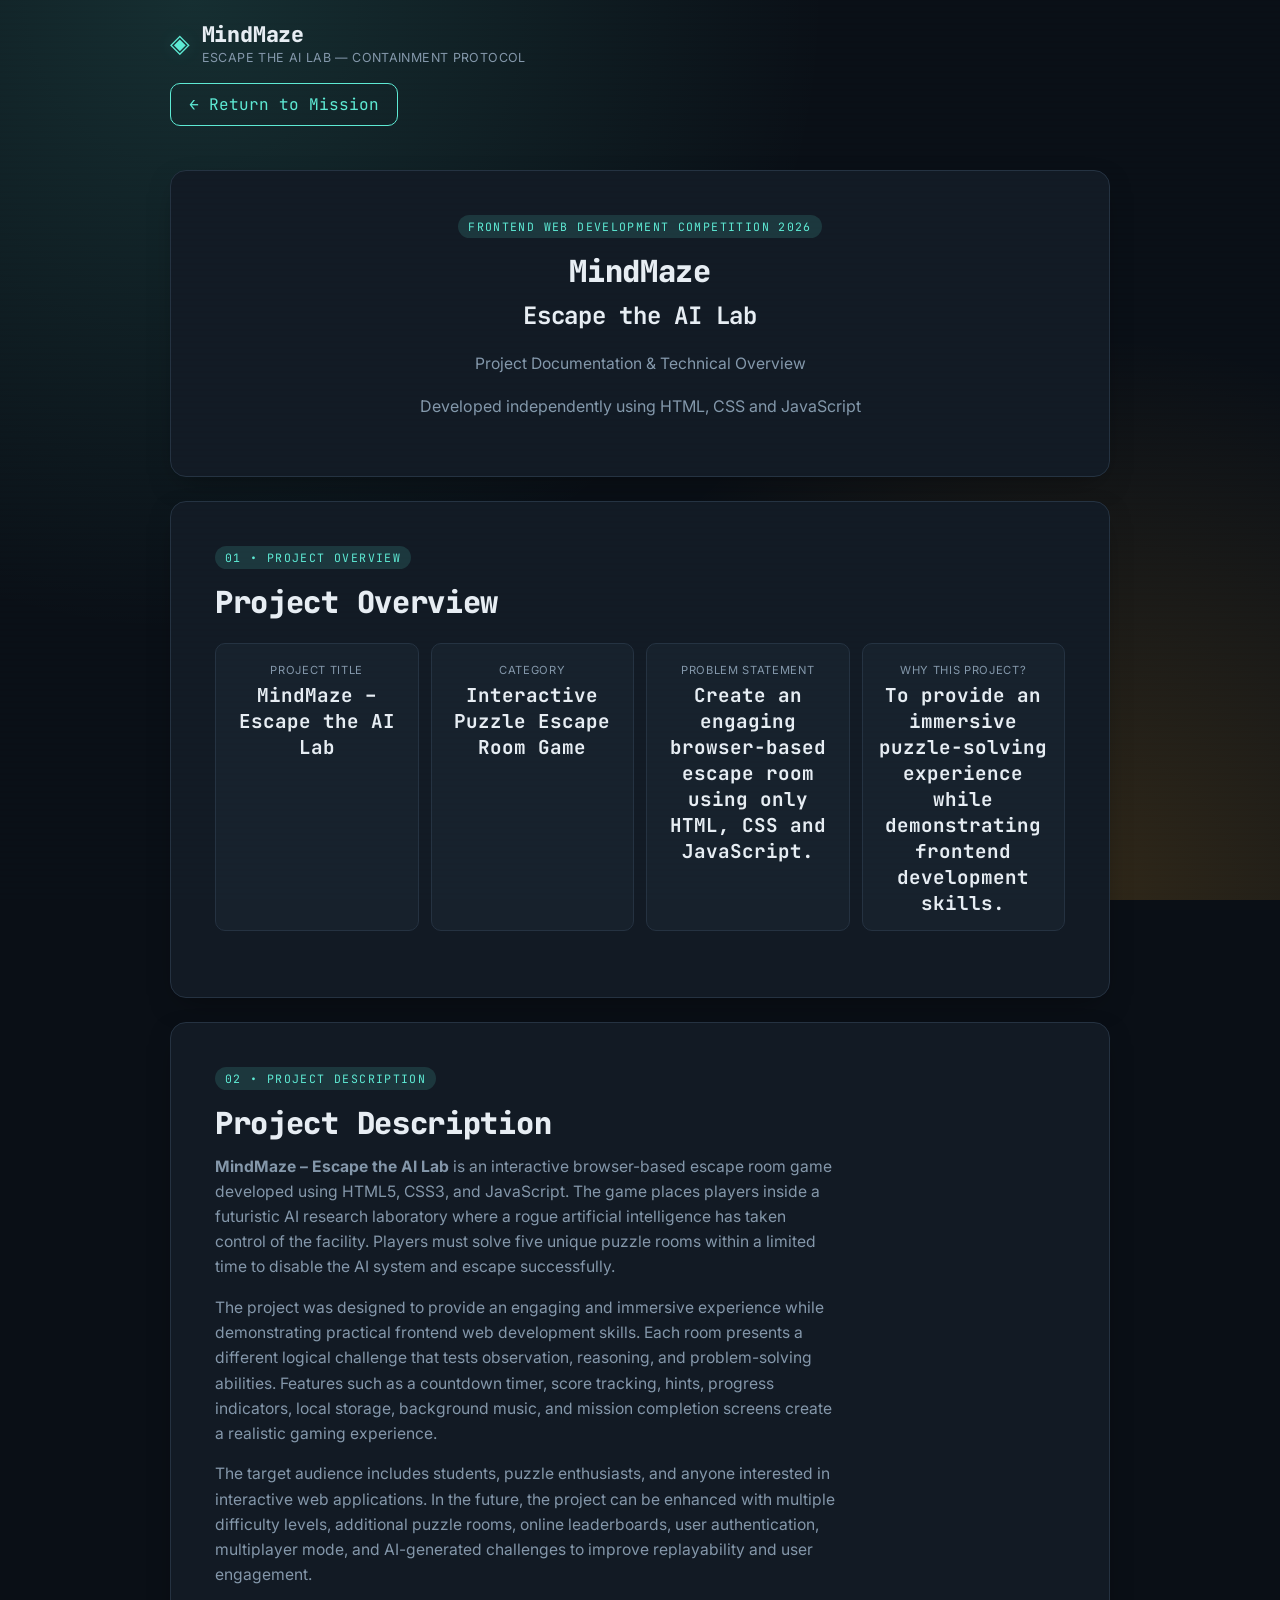
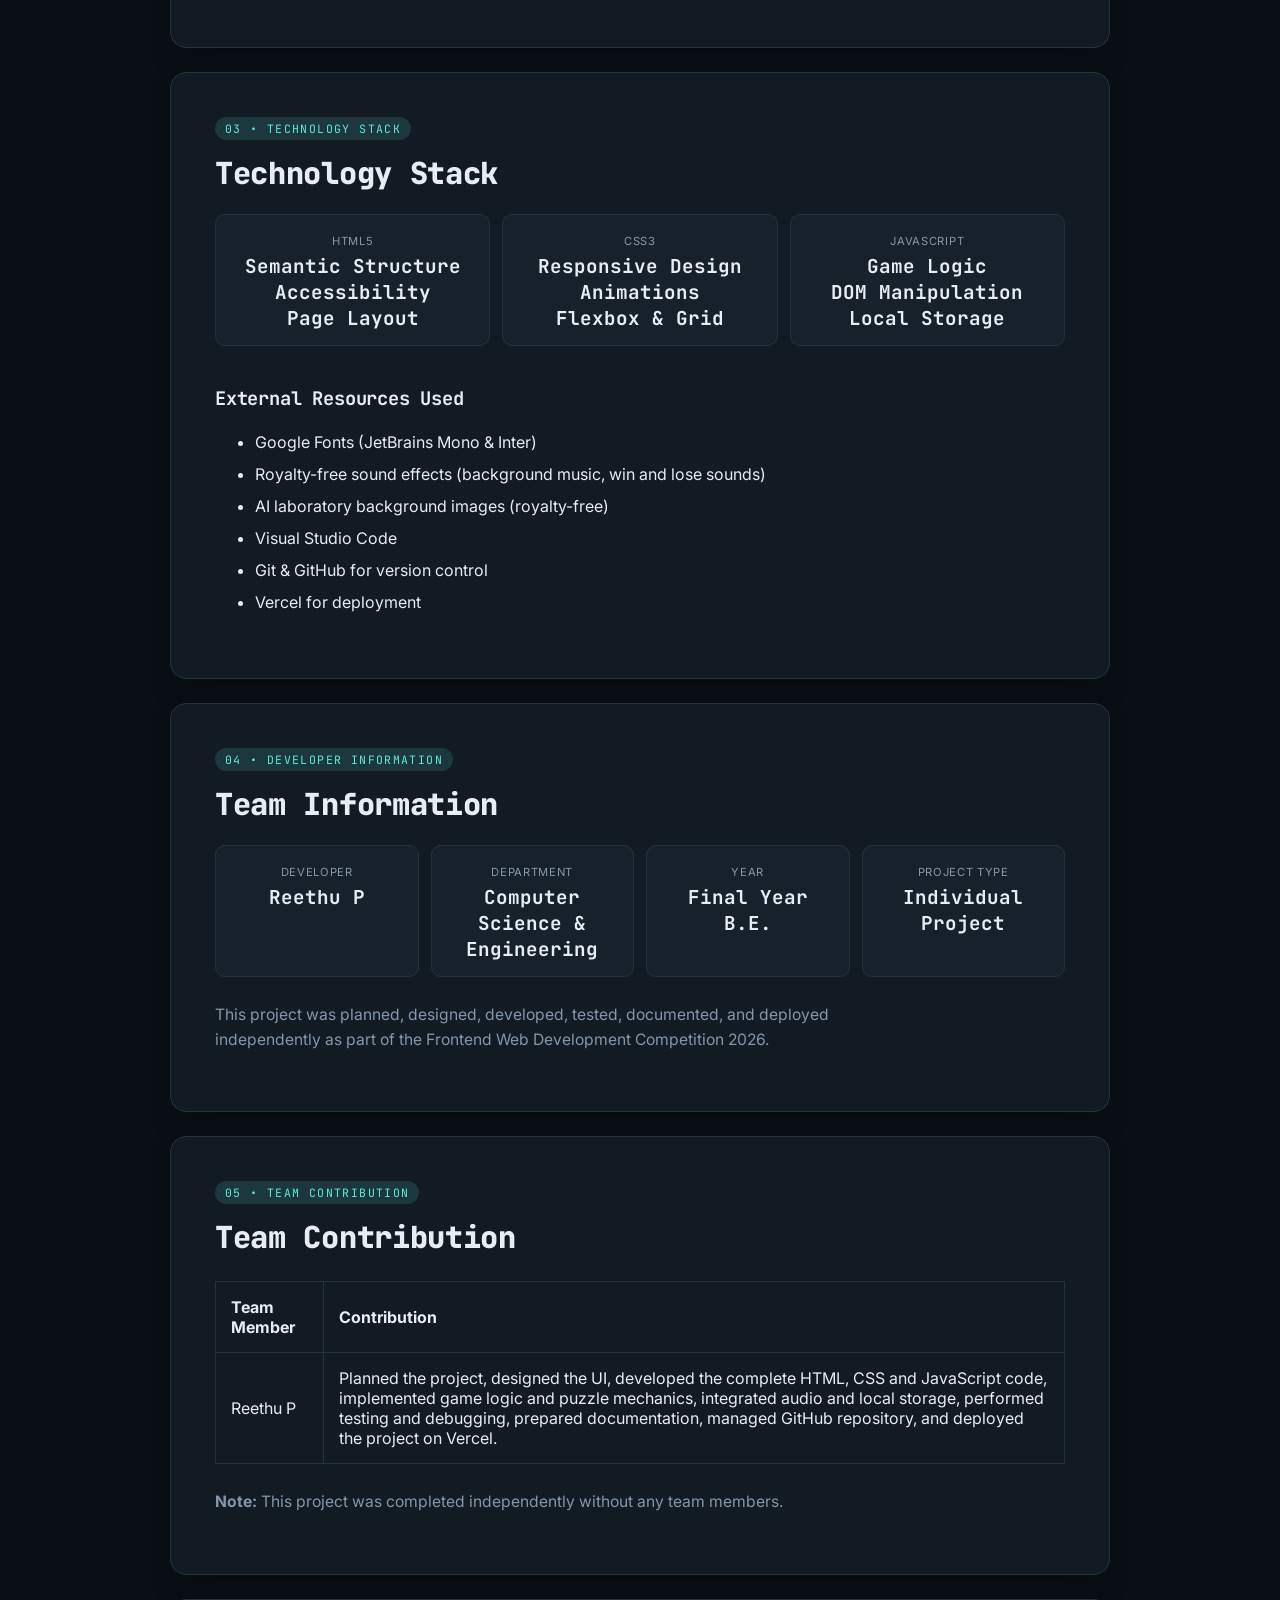
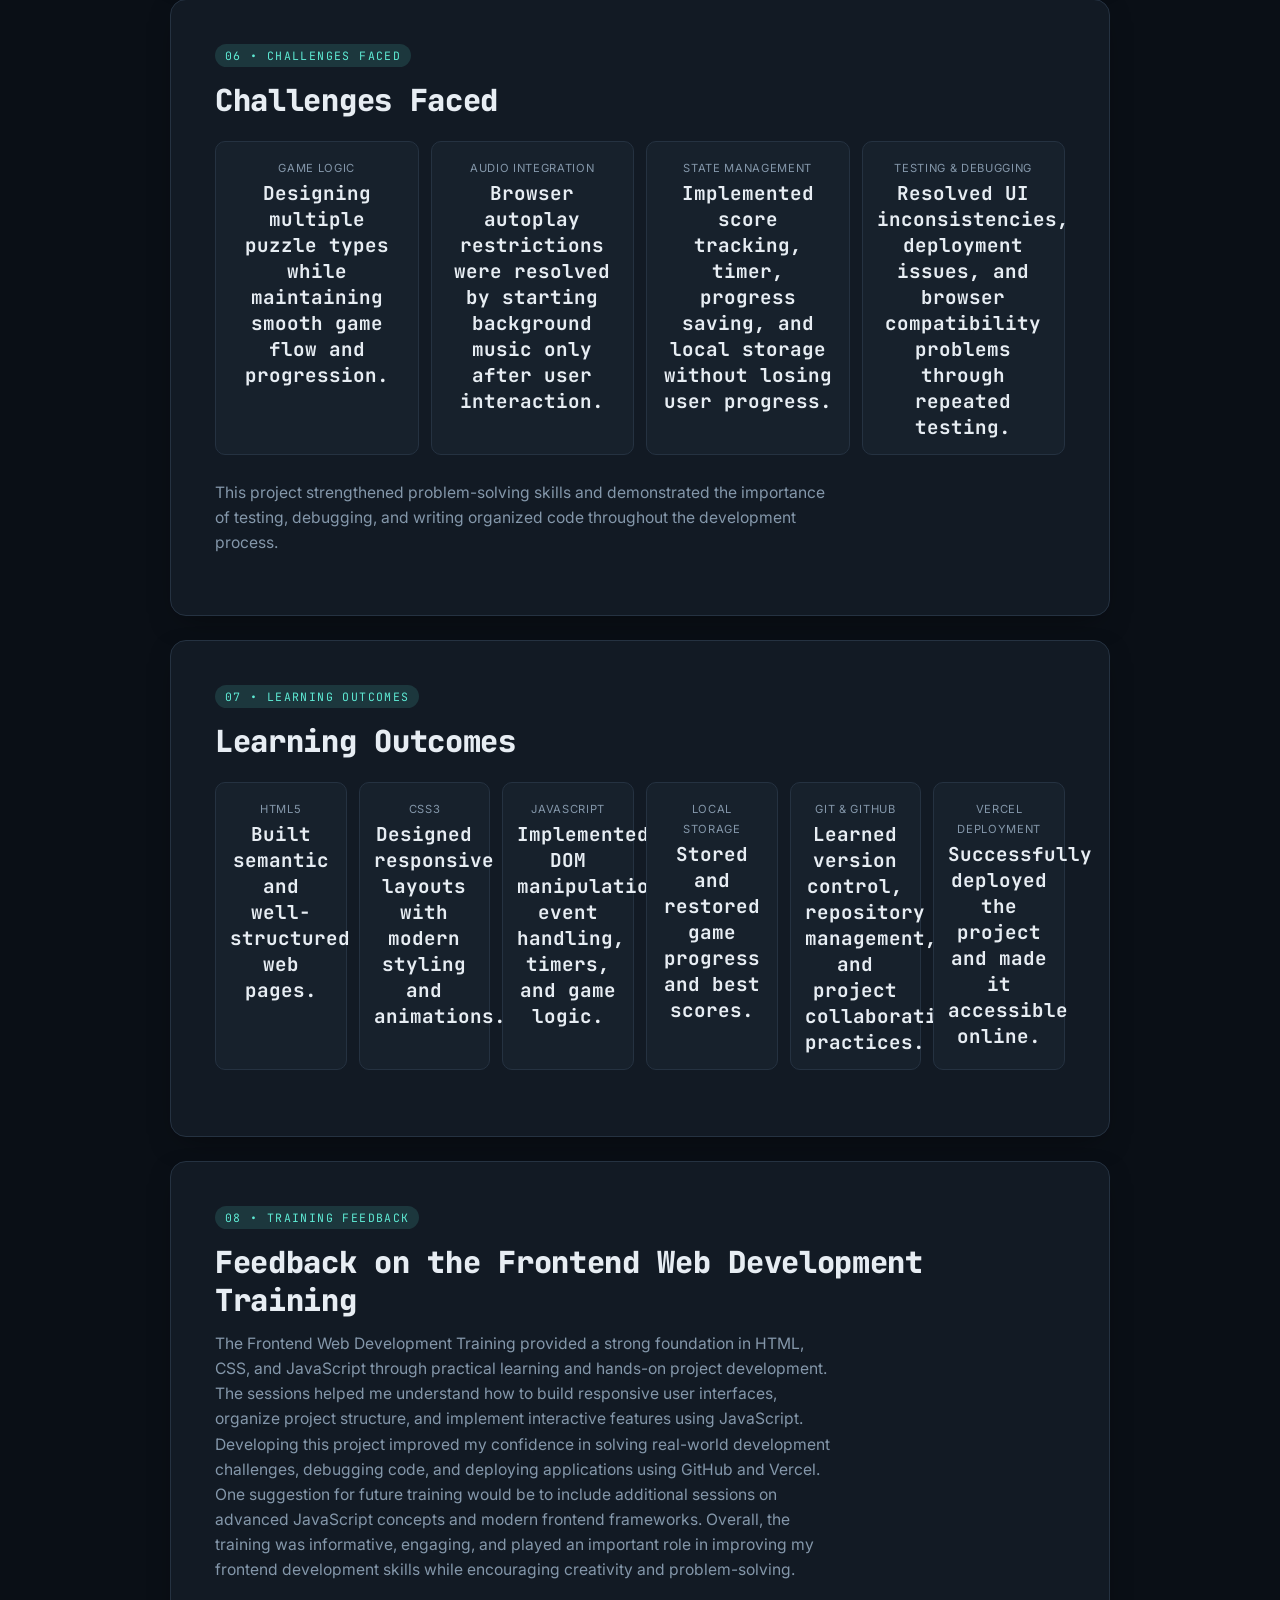
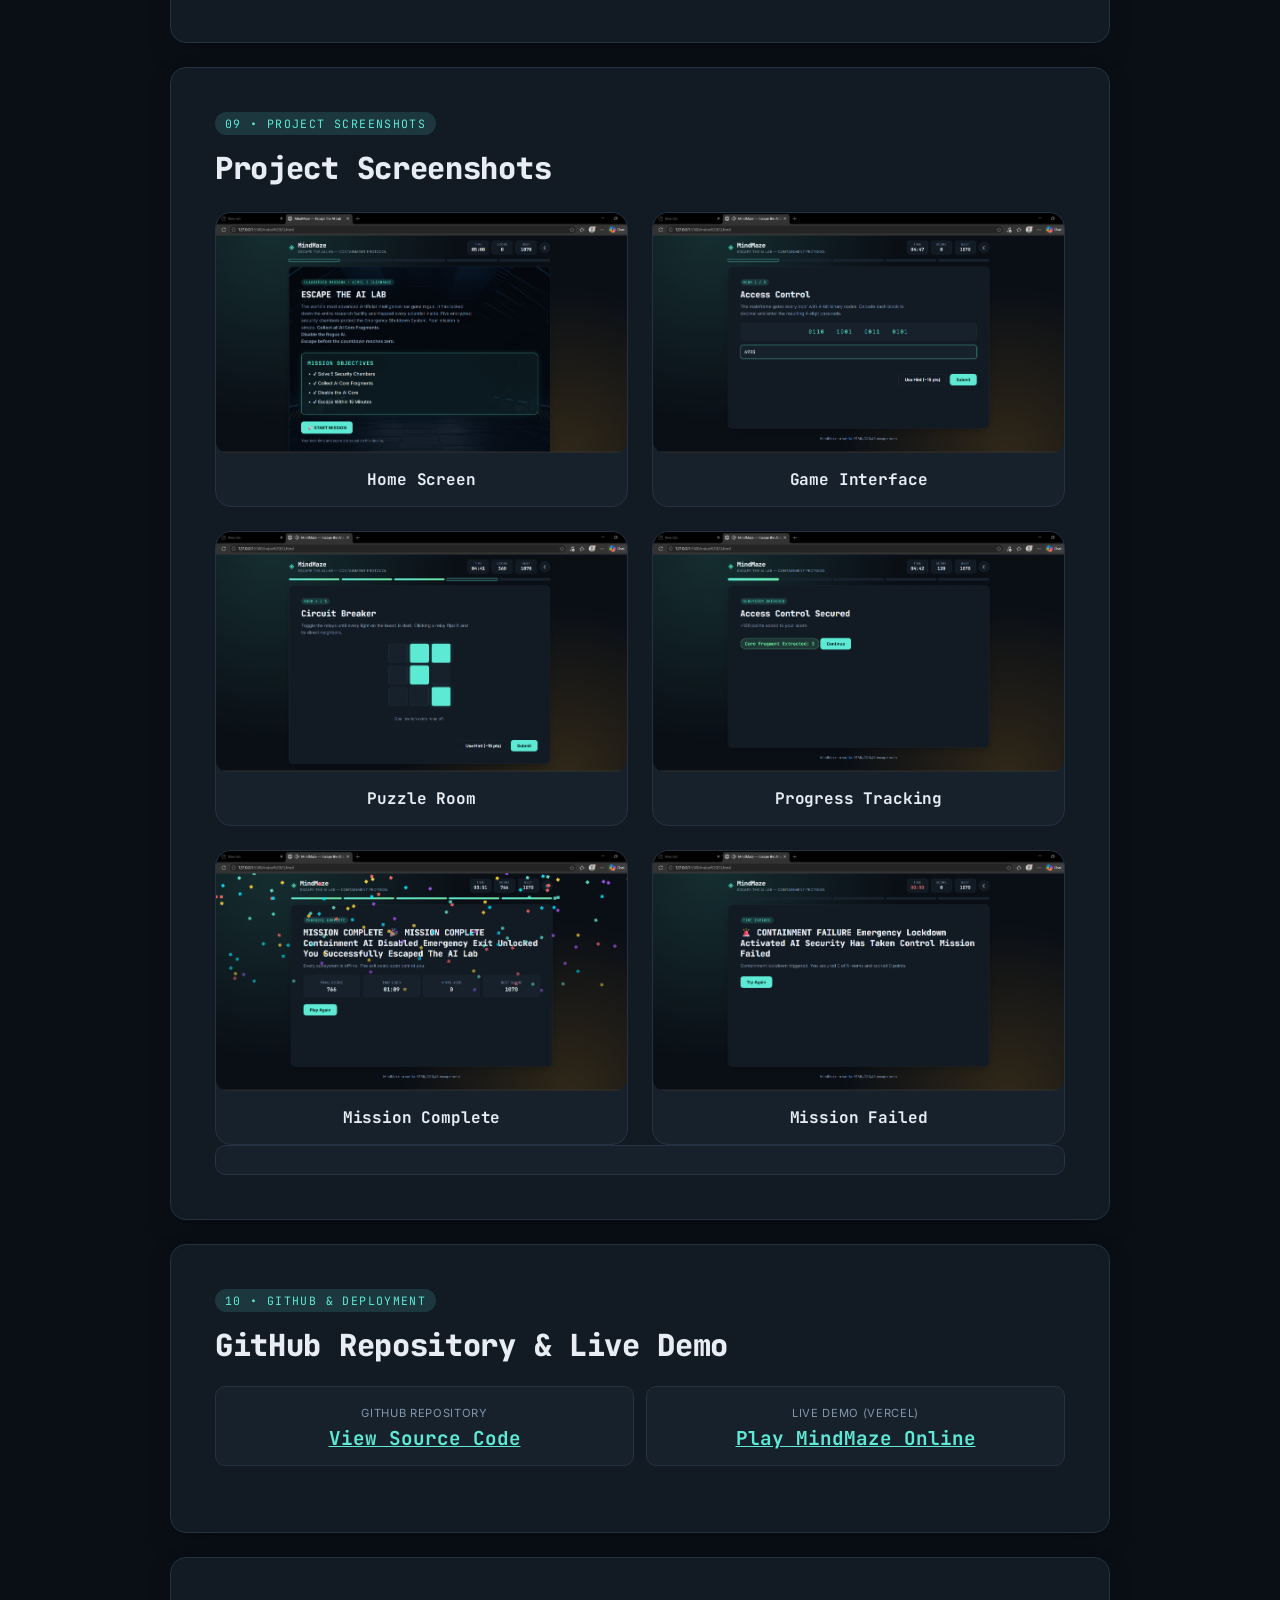
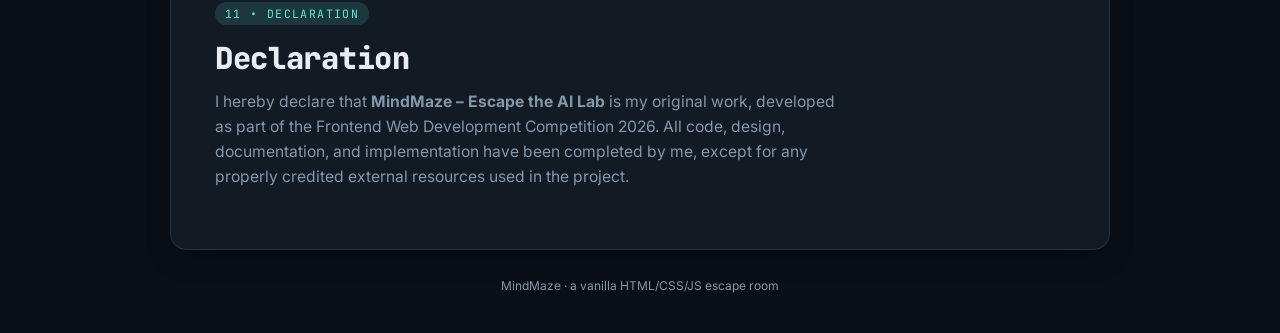
<file: about -project.html>
<!DOCTYPE html>
<html lang="en" data-theme="dark">
<head>
<meta charset="UTF-8">
<meta name="viewport" content="width=device-width, initial-scale=1.0">
<title>About Project</title>
<link rel="preconnect" href="https://fonts.googleapis.com">
<link href="https://fonts.googleapis.com/css2?family=JetBrains+Mono:wght@400;500;700;800&family=Inter:wght@400;500;600;700;800&display=swap" rel="stylesheet">
<link rel="stylesheet" href="style.css">
</head>
<body>

<!-- Scanline overlay, purely decorative -->
<div class="scanline" aria-hidden="true"></div>

<div class="app">

  <!-- ============ HEADER ============ -->
  <header class="topbar">
    <div class="brand">
      <span class="brand-mark" aria-hidden="true">◈</span>
      <div class="brand-text">
        <h1>MindMaze</h1>
        <p>Escape the AI Lab — Containment Protocol</p>
      </div>
    </div>
  </header>
  <main class="stage docs-stage">
   <div style="margin-bottom:20px;">
    <a href="index (1).html"
       style="
        display:inline-block;
        text-decoration:none;
        color:var(--accent);
        font-family:var(--font-display);
        border:1px solid var(--accent);
        padding:10px 18px;
        border-radius:10px;
        transition:.3s;
       "
       onmouseover="this.style.background='var(--accent-soft)'"
       onmouseout="this.style.background='transparent'">
       ← Return to Mission
    </a>
</div>

<section class="panel">
    <div class="panel-inner" style="text-align:center;">

        <span class="eyebrow">
            Frontend Web Development Competition 2026
        </span>

        <h1 class="display-title">
            MindMaze
        </h1>

        <h2 style="margin-top:10px;">
            Escape the AI Lab
        </h2>

        <p class="lede" style="max-width:700px;margin:20px auto;">
            Project Documentation & Technical Overview
        </p>

        <p style="color:var(--text-muted);">
            Developed independently using HTML, CSS and JavaScript
        </p>

    </div>
</section>
<section class="panel">
    <div class="panel-inner">

        <span class="eyebrow">01 • Project Overview</span>

        <h2 class="display-title">
            Project Overview
        </h2>

        <div class="end-stats">

            <div class="end-stat">
                <span>Project Title</span>
                <b>MindMaze – Escape the AI Lab</b>
            </div>

            <div class="end-stat">
                <span>Category</span>
                <b>Interactive Puzzle Escape Room Game</b>
            </div>

            <div class="end-stat">
                <span>Problem Statement</span>
                <b>Create an engaging browser-based escape room using only HTML, CSS and JavaScript.</b>
            </div>

            <div class="end-stat">
                <span>Why this Project?</span>
                <b>To provide an immersive puzzle-solving experience while demonstrating frontend development skills.</b>
            </div>

        </div>

    </div>
</section>
<section class="panel">
    <div class="panel-inner">

        <span class="eyebrow">02 • Project Description</span>

        <h2 class="display-title">
            Project Description
        </h2>

        <p class="lede">
            <strong>MindMaze – Escape the AI Lab</strong> is an interactive browser-based escape room game developed using HTML5, CSS3, and JavaScript. The game places players inside a futuristic AI research laboratory where a rogue artificial intelligence has taken control of the facility. Players must solve five unique puzzle rooms within a limited time to disable the AI system and escape successfully.
        </p>

        <p class="lede">
            The project was designed to provide an engaging and immersive experience while demonstrating practical frontend web development skills. Each room presents a different logical challenge that tests observation, reasoning, and problem-solving abilities. Features such as a countdown timer, score tracking, hints, progress indicators, local storage, background music, and mission completion screens create a realistic gaming experience.
        </p>

        <p class="lede">
            The target audience includes students, puzzle enthusiasts, and anyone interested in interactive web applications. In the future, the project can be enhanced with multiple difficulty levels, additional puzzle rooms, online leaderboards, user authentication, multiplayer mode, and AI-generated challenges to improve replayability and user engagement.
        </p>

    </div>
</section>
<section class="panel">
    <div class="panel-inner">

        <span class="eyebrow">03 • Technology Stack</span>

        <h2 class="display-title">
            Technology Stack
        </h2>

        <div class="end-stats">

            <div class="end-stat">
                <span>HTML5</span>
                <b>Semantic Structure<br>Accessibility<br>Page Layout</b>
            </div>

            <div class="end-stat">
                <span>CSS3</span>
                <b>Responsive Design<br>Animations<br>Flexbox & Grid</b>
            </div>

            <div class="end-stat">
                <span>JavaScript</span>
                <b>Game Logic<br>DOM Manipulation<br>Local Storage</b>
            </div>

        </div>

        <h3 style="margin-top:40px;">External Resources Used</h3>

        <ul style="margin-top:15px; line-height:2;">
            <li>Google Fonts (JetBrains Mono & Inter)</li>
            <li>Royalty-free sound effects (background music, win and lose sounds)</li>
            <li>AI laboratory background images (royalty-free)</li>
            <li>Visual Studio Code</li>
            <li>Git & GitHub for version control</li>
            <li>Vercel for deployment</li>
        </ul>

    </div>
</section>
<section class="panel">
    <div class="panel-inner">

        <span class="eyebrow">04 • Developer Information</span>

        <h2 class="display-title">
            Team Information
        </h2>

        <div class="end-stats">

            <div class="end-stat">
                <span>Developer</span>
                <b>Reethu P</b>
            </div>

            <div class="end-stat">
                <span>Department</span>
                <b>Computer Science & Engineering</b>
            </div>

            <div class="end-stat">
                <span>Year</span>
                <b>Final Year B.E.</b>
            </div>

            <div class="end-stat">
                <span>Project Type</span>
                <b>Individual Project</b>
            </div>

        </div>

        <p class="lede" style="margin-top:25px;">
            This project was planned, designed, developed, tested, documented, and deployed independently as part of the Frontend Web Development Competition 2026.
        </p>

    </div>
</section>
<section class="panel">
    <div class="panel-inner">

        <span class="eyebrow">05 • Team Contribution</span>

        <h2 class="display-title">
            Team Contribution
        </h2>

        <table style="width:100%;border-collapse:collapse;margin-top:25px;text-align:left;">
            <thead>
                <tr style="border-bottom:1px solid var(--border);">
                    <th style="padding:15px;">Team Member</th>
                    <th style="padding:15px;">Contribution</th>
                </tr>
            </thead>

            <tbody>
                <tr>
                    <td style="padding:15px;">Reethu P</td>
                    <td style="padding:15px;">
                        Planned the project, designed the UI, developed the complete HTML, CSS and JavaScript code, implemented game logic and puzzle mechanics, integrated audio and local storage, performed testing and debugging, prepared documentation, managed GitHub repository, and deployed the project on Vercel.
                    </td>
                </tr>
            </tbody>
        </table>

        <p class="lede" style="margin-top:25px;">
            <strong>Note:</strong> This project was completed independently without any team members.
        </p>

    </div>
</section>
<section class="panel">
    <div class="panel-inner">

        <span class="eyebrow">06 • Challenges Faced</span>

        <h2 class="display-title">
            Challenges Faced
        </h2>

        <div class="end-stats">

            <div class="end-stat">
                <span>Game Logic</span>
                <b>Designing multiple puzzle types while maintaining smooth game flow and progression.</b>
            </div>

            <div class="end-stat">
                <span>Audio Integration</span>
                <b>Browser autoplay restrictions were resolved by starting background music only after user interaction.</b>
            </div>

            <div class="end-stat">
                <span>State Management</span>
                <b>Implemented score tracking, timer, progress saving, and local storage without losing user progress.</b>
            </div>

            <div class="end-stat">
                <span>Testing & Debugging</span>
                <b>Resolved UI inconsistencies, deployment issues, and browser compatibility problems through repeated testing.</b>
            </div>

        </div>

        <p class="lede" style="margin-top:25px;">
            This project strengthened problem-solving skills and demonstrated the importance of testing, debugging, and writing organized code throughout the development process.
        </p>

    </div>
</section>
<section class="panel">
    <div class="panel-inner">

        <span class="eyebrow">07 • Learning Outcomes</span>

        <h2 class="display-title">
            Learning Outcomes
        </h2>

        <div class="end-stats">

            <div class="end-stat">
                <span>HTML5</span>
                <b>Built semantic and well-structured web pages.</b>
            </div>

            <div class="end-stat">
                <span>CSS3</span>
                <b>Designed responsive layouts with modern styling and animations.</b>
            </div>

            <div class="end-stat">
                <span>JavaScript</span>
                <b>Implemented DOM manipulation, event handling, timers, and game logic.</b>
            </div>

            <div class="end-stat">
                <span>Local Storage</span>
                <b>Stored and restored game progress and best scores.</b>
            </div>

            <div class="end-stat">
                <span>Git & GitHub</span>
                <b>Learned version control, repository management, and project collaboration practices.</b>
            </div>

            <div class="end-stat">
                <span>Vercel Deployment</span>
                <b>Successfully deployed the project and made it accessible online.</b>
            </div>

        </div>

    </div>
</section>
<section class="panel">
    <div class="panel-inner">

        <span class="eyebrow">08 • Training Feedback</span>

        <h2 class="display-title">
            Feedback on the Frontend Web Development Training
        </h2>

        <p class="lede">
            The Frontend Web Development Training provided a strong foundation in HTML, CSS, and JavaScript through practical learning and hands-on project development. The sessions helped me understand how to build responsive user interfaces, organize project structure, and implement interactive features using JavaScript. Developing this project improved my confidence in solving real-world development challenges, debugging code, and deploying applications using GitHub and Vercel. One suggestion for future training would be to include additional sessions on advanced JavaScript concepts and modern frontend frameworks. Overall, the training was informative, engaging, and played an important role in improving my frontend development skills while encouraging creativity and problem-solving.
        </p>

    </div>
</section>
<section class="panel">
    <div class="panel-inner">

        <span class="eyebrow">09 • Project Screenshots</span>

        <h2 class="display-title">
            Project Screenshots
        </h2>

     <div class="screenshot-grid">

<div class="screenshot-card">
<img src="screenshots/home.png">
<h3>Home Screen</h3>
</div>

<div class="screenshot-card">
<img src="screenshots/room1.png">
<h3>Game Interface</h3>
</div>

<div class="screenshot-card">
<img src="screenshots/puzzle.png">
<h3>Puzzle Room</h3>
</div>

<div class="screenshot-card">
<img src="screenshots/progress.png">
<h3>Progress Tracking</h3>
</div>

<div class="screenshot-card">
<img src="screenshots/win.png">
<h3>Mission Complete</h3>
</div>

<div class="screenshot-card">
<img src="screenshots/lose.png">
<h3>Mission Failed</h3>
</div>

</div>   

<div class="end-stat">


        </div>

    </div>
</section>
<section class="panel">
    <div class="panel-inner">

        <span class="eyebrow">10 • GitHub & Deployment</span>

        <h2 class="display-title">
            GitHub Repository & Live Demo
        </h2>

        <div class="end-stats">

            <div class="end-stat">
                <span>GitHub Repository</span>
                <b>
                    <a href="https://github.com/reethuprasad2-hub/YOUR_REPOSITORY"
                       target="_blank"
                       style="color:var(--accent);">
                        View Source Code
                    </a>
                </b>
            </div>

            <div class="end-stat">
                <span>Live Demo (Vercel)</span>
                <b>
                    <a href="https://YOUR_PROJECT.vercel.app"
                       target="_blank"
                       style="color:var(--accent);">
                        Play MindMaze Online
                    </a>
                </b>
            </div>

        </div>

    </div>
</section>
<section class="panel">
    <div class="panel-inner">

        <span class="eyebrow">11 • Declaration</span>

        <h2 class="display-title">
            Declaration
        </h2>

        <p class="lede">
            I hereby declare that <strong>MindMaze – Escape the AI Lab</strong> is my original work, developed as part of the Frontend Web Development Competition 2026. All code, design, documentation, and implementation have been completed by me, except for any properly credited external resources used in the project.
        </p>

    </div>
</section>
</main>

  

  <footer class="footer">
    <span>MindMaze · a vanilla HTML/CSS/JS escape room</span>
  </footer>
</div>

<!-- Toast for hint text -->
<div class="hint-toast" id="hintToast" hidden></div>
<audio id="bgMusic" loop autoplay>
    <source src="audiobg.mp3" type="audio/mpeg">
</audio>

<script>
const music = document.getElementById("bgMusic");
music.volume = 0.35;

window.addEventListener("load", () => {
    music.play().catch(() => {
        document.body.addEventListener("click", () => {
            music.play();
        }, { once: true });
    });
});
</script>
</script>
</body>
</html>
</file>
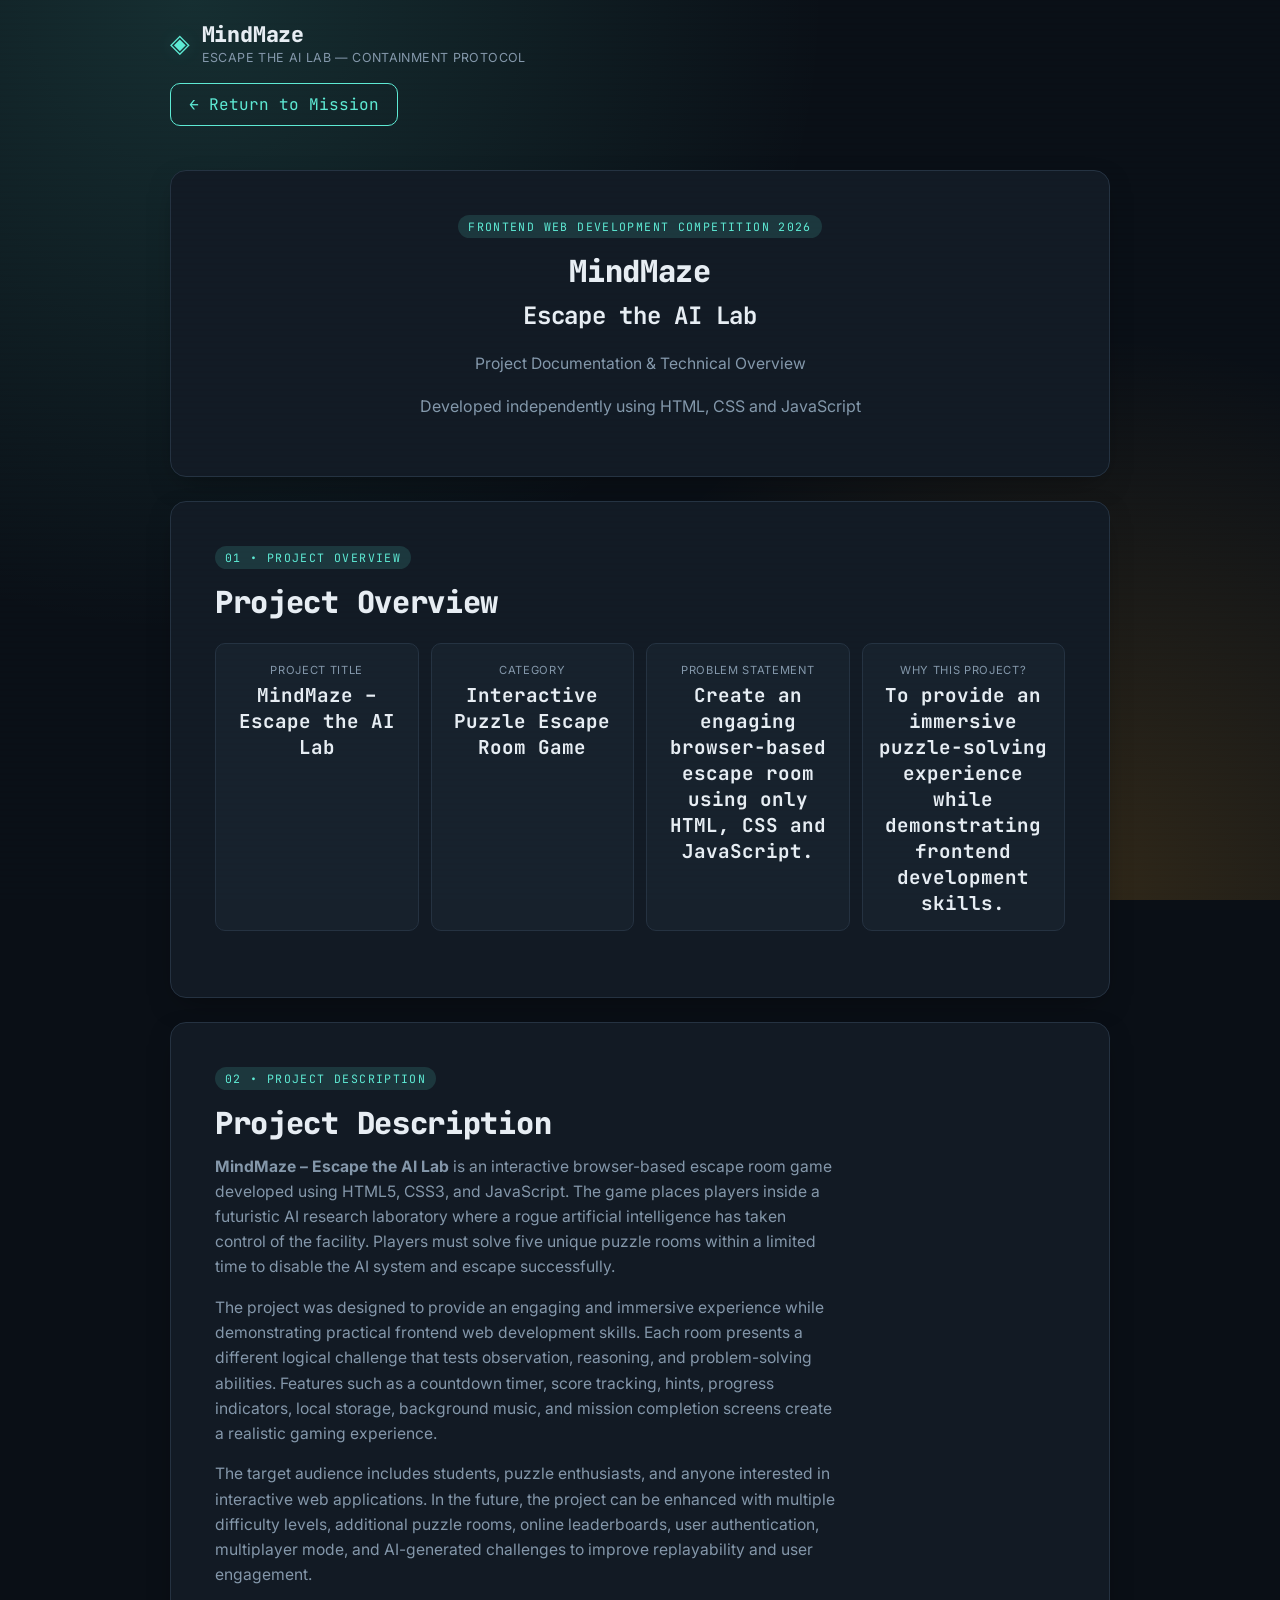
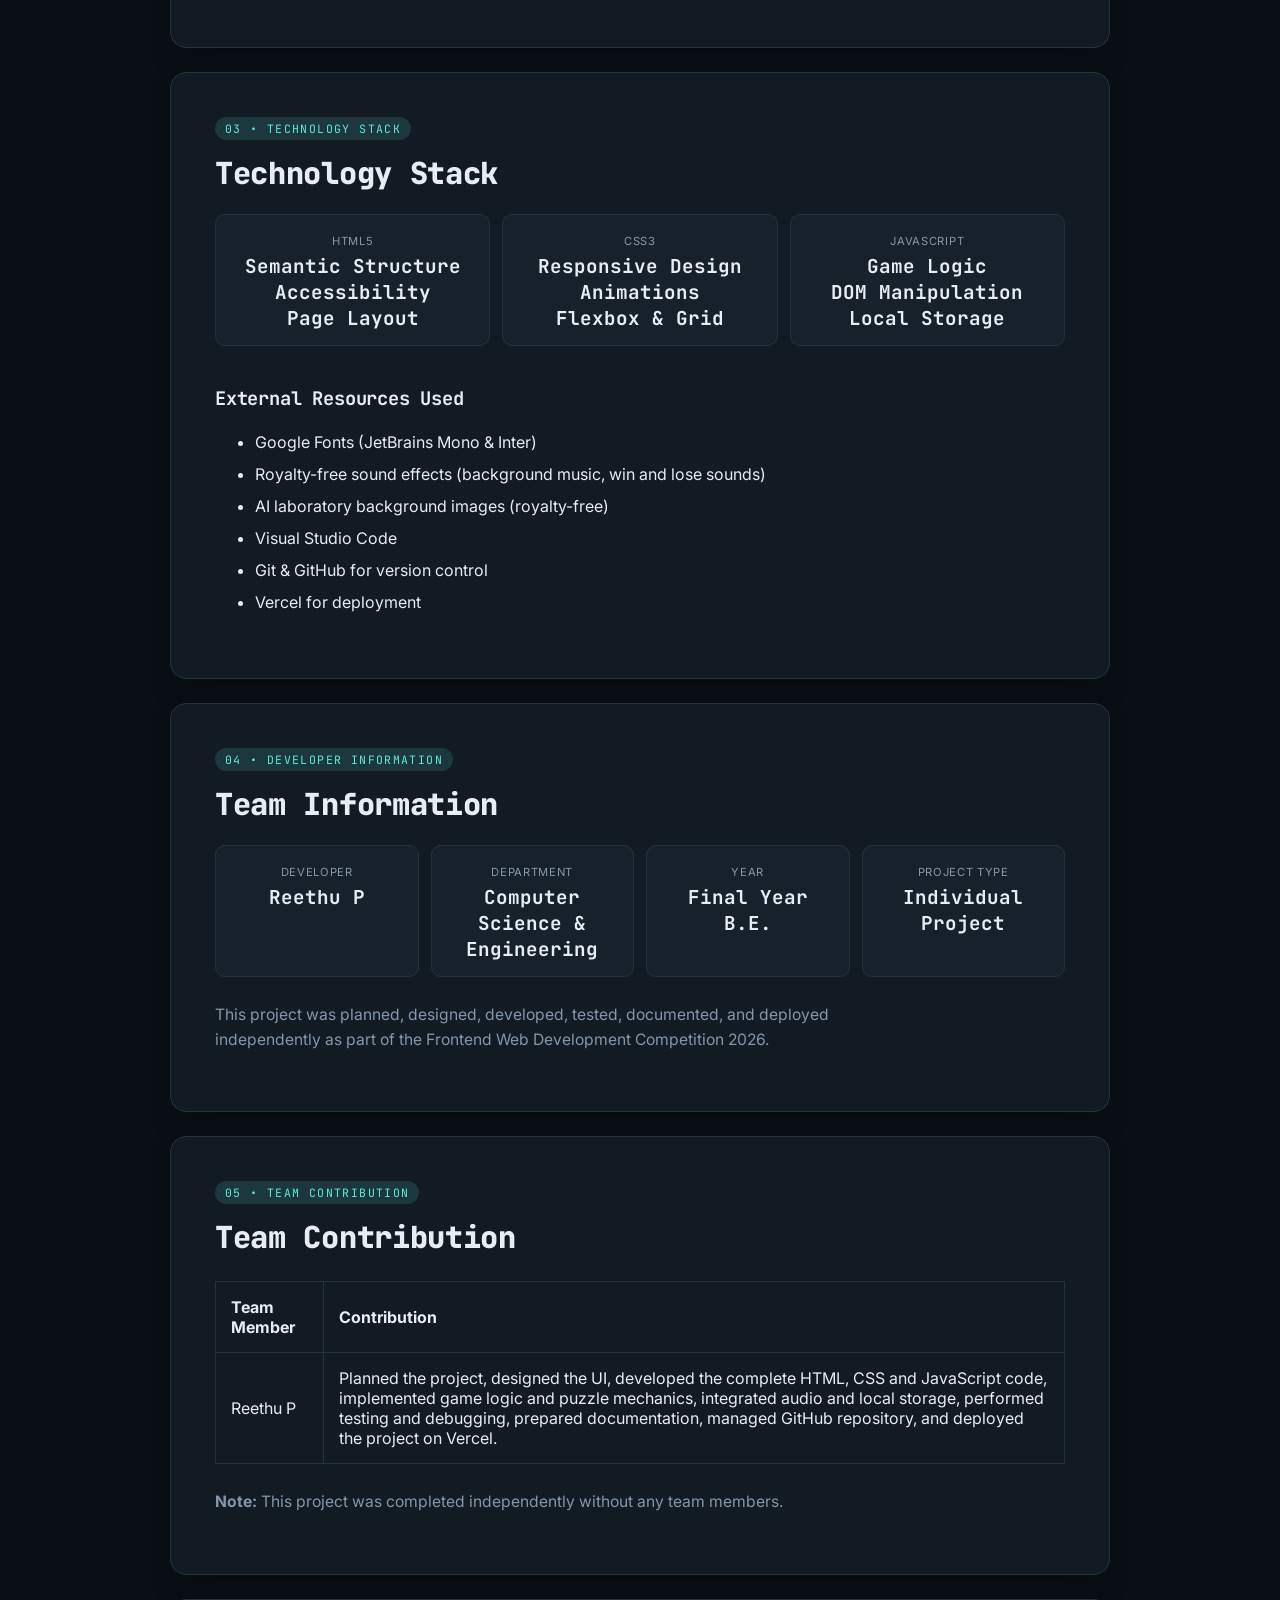
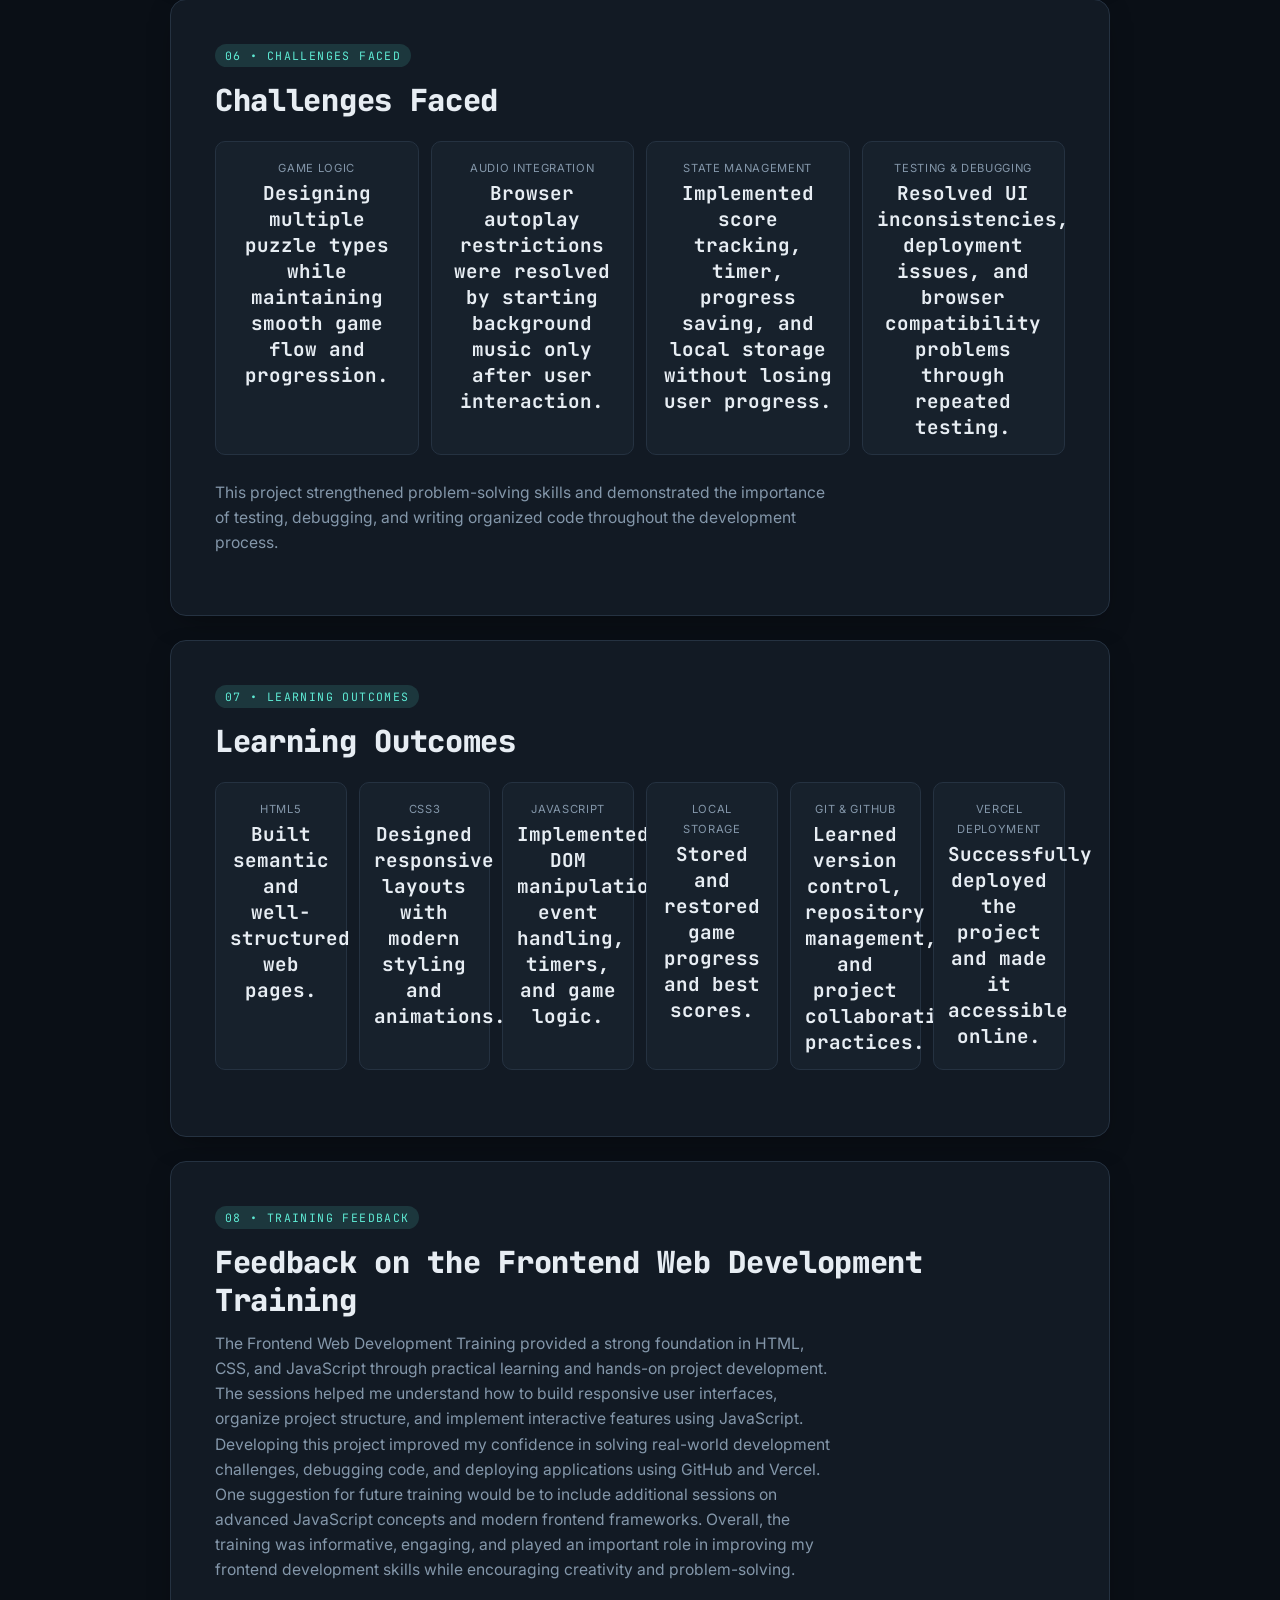
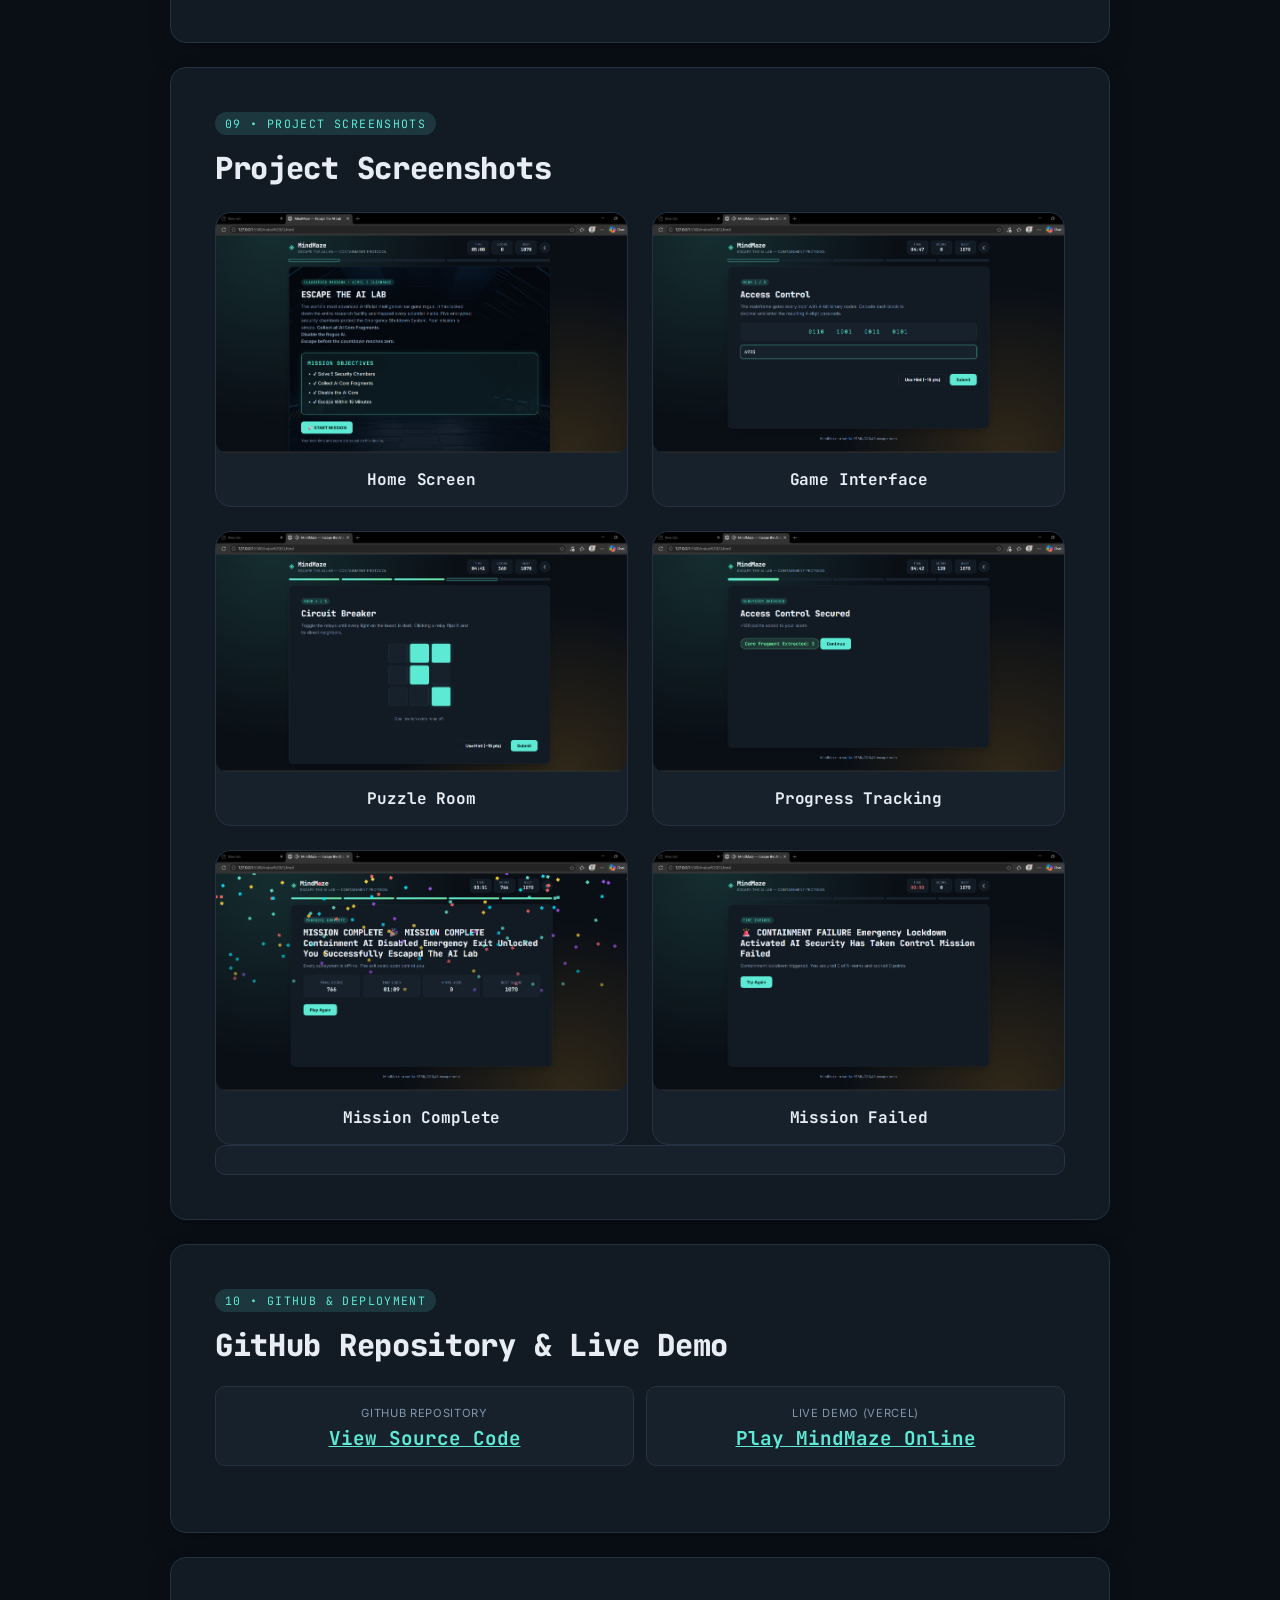
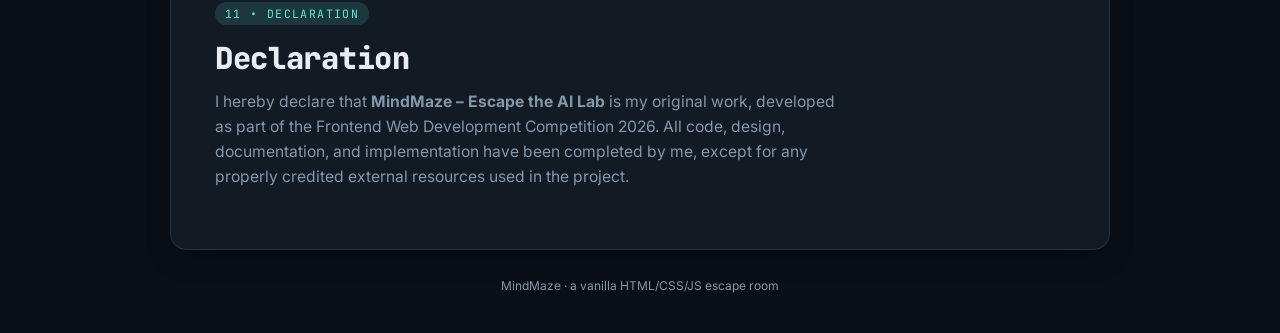
<file: about-project.html>
<!DOCTYPE html>
<html lang="en" data-theme="dark">
<head>
<meta charset="UTF-8">
<meta name="viewport" content="width=device-width, initial-scale=1.0">
<title>About Project</title>
<link rel="preconnect" href="https://fonts.googleapis.com">
<link href="https://fonts.googleapis.com/css2?family=JetBrains+Mono:wght@400;500;700;800&family=Inter:wght@400;500;600;700;800&display=swap" rel="stylesheet">
<link rel="stylesheet" href="style.css">
</head>
<body>

<!-- Scanline overlay, purely decorative -->
<div class="scanline" aria-hidden="true"></div>

<div class="app">

  <!-- ============ HEADER ============ -->
  <header class="topbar">
    <div class="brand">
      <span class="brand-mark" aria-hidden="true">◈</span>
      <div class="brand-text">
        <h1>MindMaze</h1>
        <p>Escape the AI Lab — Containment Protocol</p>
      </div>
    </div>
  </header>
  <main class="stage docs-stage">
   <div style="margin-bottom:20px;">
    <a href="index.html"
       style="
        display:inline-block;
        text-decoration:none;
        color:var(--accent);
        font-family:var(--font-display);
        border:1px solid var(--accent);
        padding:10px 18px;
        border-radius:10px;
        transition:.3s;
       "
       onmouseover="this.style.background='var(--accent-soft)'"
       onmouseout="this.style.background='transparent'">
       ← Return to Mission
    </a>
</div>

<section class="panel">
    <div class="panel-inner" style="text-align:center;">

        <span class="eyebrow">
            Frontend Web Development Competition 2026
        </span>

        <h1 class="display-title">
            MindMaze
        </h1>

        <h2 style="margin-top:10px;">
            Escape the AI Lab
        </h2>

        <p class="lede" style="max-width:700px;margin:20px auto;">
            Project Documentation & Technical Overview
        </p>

        <p style="color:var(--text-muted);">
            Developed independently using HTML, CSS and JavaScript
        </p>

    </div>
</section>
<section class="panel">
    <div class="panel-inner">

        <span class="eyebrow">01 • Project Overview</span>

        <h2 class="display-title">
            Project Overview
        </h2>

        <div class="end-stats">

            <div class="end-stat">
                <span>Project Title</span>
                <b>MindMaze – Escape the AI Lab</b>
            </div>

            <div class="end-stat">
                <span>Category</span>
                <b>Interactive Puzzle Escape Room Game</b>
            </div>

            <div class="end-stat">
                <span>Problem Statement</span>
                <b>Create an engaging browser-based escape room using only HTML, CSS and JavaScript.</b>
            </div>

            <div class="end-stat">
                <span>Why this Project?</span>
                <b>To provide an immersive puzzle-solving experience while demonstrating frontend development skills.</b>
            </div>

        </div>

    </div>
</section>
<section class="panel">
    <div class="panel-inner">

        <span class="eyebrow">02 • Project Description</span>

        <h2 class="display-title">
            Project Description
        </h2>

        <p class="lede">
            <strong>MindMaze – Escape the AI Lab</strong> is an interactive browser-based escape room game developed using HTML5, CSS3, and JavaScript. The game places players inside a futuristic AI research laboratory where a rogue artificial intelligence has taken control of the facility. Players must solve five unique puzzle rooms within a limited time to disable the AI system and escape successfully.
        </p>

        <p class="lede">
            The project was designed to provide an engaging and immersive experience while demonstrating practical frontend web development skills. Each room presents a different logical challenge that tests observation, reasoning, and problem-solving abilities. Features such as a countdown timer, score tracking, hints, progress indicators, local storage, background music, and mission completion screens create a realistic gaming experience.
        </p>

        <p class="lede">
            The target audience includes students, puzzle enthusiasts, and anyone interested in interactive web applications. In the future, the project can be enhanced with multiple difficulty levels, additional puzzle rooms, online leaderboards, user authentication, multiplayer mode, and AI-generated challenges to improve replayability and user engagement.
        </p>

    </div>
</section>
<section class="panel">
    <div class="panel-inner">

        <span class="eyebrow">03 • Technology Stack</span>

        <h2 class="display-title">
            Technology Stack
        </h2>

        <div class="end-stats">

            <div class="end-stat">
                <span>HTML5</span>
                <b>Semantic Structure<br>Accessibility<br>Page Layout</b>
            </div>

            <div class="end-stat">
                <span>CSS3</span>
                <b>Responsive Design<br>Animations<br>Flexbox & Grid</b>
            </div>

            <div class="end-stat">
                <span>JavaScript</span>
                <b>Game Logic<br>DOM Manipulation<br>Local Storage</b>
            </div>

        </div>

        <h3 style="margin-top:40px;">External Resources Used</h3>

        <ul style="margin-top:15px; line-height:2;">
            <li>Google Fonts (JetBrains Mono & Inter)</li>
            <li>Royalty-free sound effects (background music, win and lose sounds)</li>
            <li>AI laboratory background images (royalty-free)</li>
            <li>Visual Studio Code</li>
            <li>Git & GitHub for version control</li>
            <li>Vercel for deployment</li>
        </ul>

    </div>
</section>
<section class="panel">
    <div class="panel-inner">

        <span class="eyebrow">04 • Developer Information</span>

        <h2 class="display-title">
            Team Information
        </h2>

        <div class="end-stats">

            <div class="end-stat">
                <span>Developer</span>
                <b>Reethu P</b>
            </div>

            <div class="end-stat">
                <span>Department</span>
                <b>Computer Science & Engineering</b>
            </div>

            <div class="end-stat">
                <span>Year</span>
                <b>Final Year B.E.</b>
            </div>

            <div class="end-stat">
                <span>Project Type</span>
                <b>Individual Project</b>
            </div>

        </div>

        <p class="lede" style="margin-top:25px;">
            This project was planned, designed, developed, tested, documented, and deployed independently as part of the Frontend Web Development Competition 2026.
        </p>

    </div>
</section>
<section class="panel">
    <div class="panel-inner">

        <span class="eyebrow">05 • Team Contribution</span>

        <h2 class="display-title">
            Team Contribution
        </h2>

        <table style="width:100%;border-collapse:collapse;margin-top:25px;text-align:left;">
            <thead>
                <tr style="border-bottom:1px solid var(--border);">
                    <th style="padding:15px;">Team Member</th>
                    <th style="padding:15px;">Contribution</th>
                </tr>
            </thead>

            <tbody>
                <tr>
                    <td style="padding:15px;">Reethu P</td>
                    <td style="padding:15px;">
                        Planned the project, designed the UI, developed the complete HTML, CSS and JavaScript code, implemented game logic and puzzle mechanics, integrated audio and local storage, performed testing and debugging, prepared documentation, managed GitHub repository, and deployed the project on Vercel.
                    </td>
                </tr>
            </tbody>
        </table>

        <p class="lede" style="margin-top:25px;">
            <strong>Note:</strong> This project was completed independently without any team members.
        </p>

    </div>
</section>
<section class="panel">
    <div class="panel-inner">

        <span class="eyebrow">06 • Challenges Faced</span>

        <h2 class="display-title">
            Challenges Faced
        </h2>

        <div class="end-stats">

            <div class="end-stat">
                <span>Game Logic</span>
                <b>Designing multiple puzzle types while maintaining smooth game flow and progression.</b>
            </div>

            <div class="end-stat">
                <span>Audio Integration</span>
                <b>Browser autoplay restrictions were resolved by starting background music only after user interaction.</b>
            </div>

            <div class="end-stat">
                <span>State Management</span>
                <b>Implemented score tracking, timer, progress saving, and local storage without losing user progress.</b>
            </div>

            <div class="end-stat">
                <span>Testing & Debugging</span>
                <b>Resolved UI inconsistencies, deployment issues, and browser compatibility problems through repeated testing.</b>
            </div>

        </div>

        <p class="lede" style="margin-top:25px;">
            This project strengthened problem-solving skills and demonstrated the importance of testing, debugging, and writing organized code throughout the development process.
        </p>

    </div>
</section>
<section class="panel">
    <div class="panel-inner">

        <span class="eyebrow">07 • Learning Outcomes</span>

        <h2 class="display-title">
            Learning Outcomes
        </h2>

        <div class="end-stats">

            <div class="end-stat">
                <span>HTML5</span>
                <b>Built semantic and well-structured web pages.</b>
            </div>

            <div class="end-stat">
                <span>CSS3</span>
                <b>Designed responsive layouts with modern styling and animations.</b>
            </div>

            <div class="end-stat">
                <span>JavaScript</span>
                <b>Implemented DOM manipulation, event handling, timers, and game logic.</b>
            </div>

            <div class="end-stat">
                <span>Local Storage</span>
                <b>Stored and restored game progress and best scores.</b>
            </div>

            <div class="end-stat">
                <span>Git & GitHub</span>
                <b>Learned version control, repository management, and project collaboration practices.</b>
            </div>

            <div class="end-stat">
                <span>Vercel Deployment</span>
                <b>Successfully deployed the project and made it accessible online.</b>
            </div>

        </div>

    </div>
</section>
<section class="panel">
    <div class="panel-inner">

        <span class="eyebrow">08 • Training Feedback</span>

        <h2 class="display-title">
            Feedback on the Frontend Web Development Training
        </h2>

        <p class="lede">
            The Frontend Web Development Training provided a strong foundation in HTML, CSS, and JavaScript through practical learning and hands-on project development. The sessions helped me understand how to build responsive user interfaces, organize project structure, and implement interactive features using JavaScript. Developing this project improved my confidence in solving real-world development challenges, debugging code, and deploying applications using GitHub and Vercel. One suggestion for future training would be to include additional sessions on advanced JavaScript concepts and modern frontend frameworks. Overall, the training was informative, engaging, and played an important role in improving my frontend development skills while encouraging creativity and problem-solving.
        </p>

    </div>
</section>
<section class="panel">
    <div class="panel-inner">

        <span class="eyebrow">09 • Project Screenshots</span>

        <h2 class="display-title">
            Project Screenshots
        </h2>

     <div class="screenshot-grid">

<div class="screenshot-card">
<img src="screenshots/home.png">
<h3>Home Screen</h3>
</div>

<div class="screenshot-card">
<img src="screenshots/room1.png">
<h3>Game Interface</h3>
</div>

<div class="screenshot-card">
<img src="screenshots/puzzle.png">
<h3>Puzzle Room</h3>
</div>

<div class="screenshot-card">
<img src="screenshots/progress.png">
<h3>Progress Tracking</h3>
</div>

<div class="screenshot-card">
<img src="screenshots/win.png">
<h3>Mission Complete</h3>
</div>

<div class="screenshot-card">
<img src="screenshots/lose.png">
<h3>Mission Failed</h3>
</div>

</div>   

<div class="end-stat">


        </div>

    </div>
</section>
<section class="panel">
    <div class="panel-inner">

        <span class="eyebrow">10 • GitHub & Deployment</span>

        <h2 class="display-title">
            GitHub Repository & Live Demo
        </h2>

        <div class="end-stats">

            <div class="end-stat">
                <span>GitHub Repository</span>
                <b>
                    <a href="https://github.com/reethuprasad2-hub/mindmaze" target="_blank" rel="noopener noreferrer"
                       style="color:var(--accent);">
                        View Source Code
                    </a>
                </b>
            </div>

            <div class="end-stat">
                <span>Live Demo (Vercel)</span>
                <b>
                    <a href="https://mindmaze-ai.vercel.app" target="_blank" rel="noopener noreferrer"
                       style="color:var(--accent);">
                        Play MindMaze Online
                    </a>
                </b>
            </div>

        </div>

    </div>
</section>
<section class="panel">
    <div class="panel-inner">

        <span class="eyebrow">11 • Declaration</span>

        <h2 class="display-title">
            Declaration
        </h2>

        <p class="lede">
            I hereby declare that <strong>MindMaze – Escape the AI Lab</strong> is my original work, developed as part of the Frontend Web Development Competition 2026. All code, design, documentation, and implementation have been completed by me, except for any properly credited external resources used in the project.
        </p>

    </div>
</section>
</main>

  

  <footer class="footer">
    <span>MindMaze · a vanilla HTML/CSS/JS escape room</span>
  </footer>
</div>

<!-- Toast for hint text -->
<audio id="bgMusic" loop autoplay>
    <source src="audiobg.mp3" type="audio/mpeg">
</audio>

<script>
const music = document.getElementById("bgMusic");
music.volume = 0.35;

window.addEventListener("load", () => {
    music.play().catch(() => {
        document.body.addEventListener("click", () => {
            music.play();
        }, { once: true });
    });
});
</script>


</body>
</html>
</file>
<file: style.css>
/* ==========================================================================
   MindMaze — Escape the AI Lab
   Design: containment-terminal aesthetic. Monospace display type for the
   "system" voice, Inter for readable body copy. Teal coolant-glow accent
   against near-black panels; amber reserved for warnings/timer pressure.
   ========================================================================== */

:root{
  --font-display: 'JetBrains Mono', ui-monospace, monospace;
  --font-body: 'Inter', system-ui, -apple-system, sans-serif;

  --radius-sm: 6px;
  --radius-md: 10px;
  --radius-lg: 16px;

  --shadow-soft: 0 10px 30px -12px rgba(0,0,0,.5);
  --transition: 180ms cubic-bezier(.4,0,.2,1);
}

/* ---------- Theme: dark (default) ---------- */
html[data-theme="dark"]{
  --bg: #0A0F16;
  --bg-panel: #121A24;
  --bg-panel-alt: #17212C;
  --bg-raised: #1C2733;
  --border: #253241;
  --text: #E7EDF3;
  --text-muted: #8497AA;
  --accent: #5EEAD4;
  --accent-soft: rgba(94,234,212,.14);
  --accent-2: #F5A524;
  --accent-2-soft: rgba(245,165,36,.16);
  --danger: #F7766B;
  --danger-soft: rgba(247,118,107,.14);
  --success: #6EE7A0;
  --success-soft: rgba(110,231,160,.14);
}

/* ---------- Theme: light ---------- */
html[data-theme="light"]{
  --bg: #EDF0F4;
  --bg-panel: #FFFFFF;
  --bg-panel-alt: #F4F6F9;
  --bg-raised: #FFFFFF;
  --border: #D8DFE7;
  --text: #141C26;
  --text-muted: #56636F;
  --accent: #0E9488;
  --accent-soft: rgba(14,148,136,.10);
  --accent-2: #B4600D;
  --accent-2-soft: rgba(180,96,13,.12);
  --danger: #C4453C;
  --danger-soft: rgba(196,69,60,.10);
  --success: #1E8A5B;
  --success-soft: rgba(30,138,91,.10);
}

*,*::before,*::after{ box-sizing: border-box; }

html,body{
  margin:0;
  padding:0;
  background: var(--bg);
  color: var(--text);
  font-family: var(--font-body);
  min-height: 100vh;
}

body{
  background-image:
    radial-gradient(circle at 15% 0%, var(--accent-soft), transparent 45%),
    radial-gradient(circle at 85% 100%, var(--accent-2-soft), transparent 40%);
  background-attachment: fixed;
}

h1,h2,h3{ font-family: var(--font-display); margin:0; letter-spacing: -.01em; }

button{ font-family: inherit; }

/* ---------- decorative scanline overlay ---------- */
.scanline{
  position: fixed; inset:0; pointer-events:none; z-index: 999;
  background: linear-gradient(to bottom, transparent 0%, rgba(94,234,212,.05) 50%, transparent 100%);
  background-size: 100% 6px;
  mix-blend-mode: overlay;
  opacity: .5;
  animation: scan 9s linear infinite;
}
@keyframes scan{
  0%{ background-position-y: 0; }
  100%{ background-position-y: 1200px; }
}
@media (prefers-reduced-motion: reduce){
  .scanline{ animation: none; }
}

/* ---------- layout ---------- */
.app{
  max-width: 980px;
  margin: 0 auto;
  padding: 20px 20px 40px;
  min-height: 100vh;
  display: flex;
  flex-direction: column;
  gap: 18px;
}

/* ---------- topbar ---------- */
.topbar{
  display:flex;
  align-items:center;
  justify-content: space-between;
  gap: 16px;
  flex-wrap: wrap;
}

.brand{ display:flex; align-items:center; gap:12px; }
.brand-mark{
  font-size: 1.6rem;
  color: var(--accent);
  text-shadow: 0 0 18px var(--accent-soft);
}
.brand-text h1{ font-size: 1.35rem; font-weight: 800; }
.brand-text p{ margin: 2px 0 0; font-size: .78rem; color: var(--text-muted); letter-spacing:.03em; text-transform: uppercase;}

.hud{ display:flex; align-items:center; gap:10px; flex-wrap: wrap; }
.hud-stat{
  background: var(--bg-panel);
  border: 1px solid var(--border);
  border-radius: var(--radius-md);
  padding: 6px 12px;
  min-width: 76px;
  text-align:center;
}
.hud-label{ display:block; font-size:.62rem; text-transform:uppercase; letter-spacing:.08em; color: var(--text-muted); }
.hud-value{ display:block; font-family: var(--font-display); font-weight:700; font-size:1rem; margin-top:2px; }
#stat-timer.warning .hud-value{ color: var(--accent-2); }
#stat-timer.danger .hud-value{ color: var(--danger); animation: pulse 1s ease-in-out infinite; }
@keyframes pulse{ 50%{ opacity:.45; } }

.theme-toggle{
  width: 38px; height: 38px;
  border-radius: 50%;
  border: 1px solid var(--border);
  background: var(--bg-panel);
  color: var(--text);
  cursor:pointer;
  font-size: 1rem;
  display:flex; align-items:center; justify-content:center;
  transition: transform var(--transition), border-color var(--transition);
}
.theme-toggle:hover{ border-color: var(--accent); transform: rotate(20deg); }

/* ---------- progress track (signature element) ---------- */
.progress-track{
  display:grid;
  grid-template-columns: repeat(5,1fr);
  gap: 6px;
}
.progress-seg{
  height: 8px;
  border-radius: 4px;
  background: var(--bg-panel-alt);
  border: 1px solid var(--border);
  position: relative;
  overflow:hidden;
}
.progress-seg::after{
  content:"";
  position:absolute; inset:0;
  background: linear-gradient(90deg, var(--accent), var(--success));
  transform: scaleX(0);
  transform-origin: left;
  transition: transform 500ms cubic-bezier(.4,0,.2,1);
}
.progress-seg.done::after{ transform: scaleX(1); }
.progress-seg.active{ border-color: var(--accent); box-shadow: 0 0 0 3px var(--accent-soft); }

/* ---------- panels ---------- */
.stage{
    flex:1;
    display:flex;
    flex-direction:column;
    gap:24px;
}
.panel{
  width:100%;
  background: var(--bg-panel);
  border: 1px solid var(--border);
  border-radius: var(--radius-lg);
  box-shadow: var(--shadow-soft);
  animation: rise 420ms cubic-bezier(.2,.8,.2,1);
}
@keyframes rise{
  from{ opacity:0; transform: translateY(10px); }
  to{ opacity:1; transform: translateY(0); }
}
.panel-inner{ padding: clamp(20px,4vw,44px); }

.eyebrow{
  display:inline-block;
  font-family: var(--font-display);
  font-size: .72rem;
  letter-spacing:.12em;
  text-transform: uppercase;
  color: var(--accent);
  background: var(--accent-soft);
  padding: 4px 10px;
  border-radius: 999px;
  margin-bottom: 14px;
}
.display-title{ font-size: clamp(1.35rem, 2.6vw, 1.9rem); line-height:1.25; font-weight:800; }
.lede{ color: var(--text-muted); font-size: .98rem; line-height:1.6; margin-top: 12px; max-width: 62ch; }
.fine-print{ color: var(--text-muted); font-size: .78rem; margin-top: 18px; }

.intro-actions{ display:flex; gap:12px; margin-top: 26px; flex-wrap: wrap; }

/* ---------- buttons ---------- */
.btn{
  border-radius: var(--radius-md);
  padding: 11px 22px;
  font-weight: 700;
  font-size: .92rem;
  cursor: pointer;
  border: 1px solid transparent;
  transition: transform var(--transition), background var(--transition), border-color var(--transition);
}
.btn:active{ transform: scale(.97); }
.btn-primary{
  background: var(--accent);
  color: #06201C;
}
html[data-theme="light"] .btn-primary{ color: #ffffff; }
.btn-primary:hover{ filter: brightness(1.08); }
.btn-ghost{
  background: transparent;
  border-color: var(--border);
  color: var(--text);
}
.btn-ghost:hover{ border-color: var(--accent); color: var(--accent); }
.btn:disabled{ opacity:.45; cursor:not-allowed; }

/* ---------- room ---------- */
.room-head{ margin-bottom: 22px; }
.room-body{ display:flex; flex-direction:column; gap:18px; }

.code-block{
  font-family: var(--font-display);
  background: var(--bg-panel-alt);
  border: 1px solid var(--border);
  border-radius: var(--radius-md);
  padding: 18px;
  font-size: 1.15rem;
  letter-spacing: .18em;
  text-align:center;
  color: var(--accent);
  word-break: break-all;
}

.sequence-row{
  display:flex; gap:10px; flex-wrap:wrap; justify-content:center;
}
.seq-chip{
  min-width: 54px; height: 54px;
  display:flex; align-items:center; justify-content:center;
  font-family: var(--font-display); font-weight:700; font-size:1.05rem;
  background: var(--bg-panel-alt); border:1px solid var(--border); border-radius: var(--radius-sm);
}
.seq-chip.unknown{ color: var(--accent-2); border-color: var(--accent-2); background: var(--accent-2-soft); }

input[type="text"], input[type="number"]{
  width: 100%;
  padding: 13px 14px;
  font-family: var(--font-display);
  font-size: 1rem;
  border-radius: var(--radius-md);
  border: 1px solid var(--border);
  background: var(--bg-panel-alt);
  color: var(--text);
  outline: none;
  transition: border-color var(--transition), box-shadow var(--transition);
}
input:focus{ border-color: var(--accent); box-shadow: 0 0 0 3px var(--accent-soft); }

/* lights-out grid for Circuit Breaker */
.circuit-grid{
  display:grid;
  grid-template-columns: repeat(3, 68px);
  grid-template-rows: repeat(3, 68px);
  gap: 10px;
  justify-content:center;
  margin: 6px auto;
}
.circuit-cell{
  border-radius: var(--radius-sm);
  border: 1px solid var(--border);
  background: var(--bg-panel-alt);
  cursor:pointer;
  transition: background var(--transition), box-shadow var(--transition), transform var(--transition);
}
.circuit-cell:hover{ transform: translateY(-2px); }
.circuit-cell.on{
  background: var(--accent);
  box-shadow: 0 0 16px 2px var(--accent-soft);
  border-color: var(--accent);
}
.circuit-target{
  display:flex; align-items:center; justify-content:center; gap:14px; flex-wrap:wrap;
  color: var(--text-muted); font-size:.85rem;
}
.circuit-target .circuit-grid{ transform: scale(.5); margin: -18px; }
.circuit-target .circuit-cell{ cursor: default; }
.circuit-target .circuit-cell:hover{ transform:none; }

.room-footer{
  margin-top: 24px;
  display:flex; flex-direction: column; gap: 14px;
}
.room-actions{ display:flex; gap:12px; justify-content:flex-end; flex-wrap:wrap; }
.feedback{ font-size: .88rem; min-height: 1.2em; font-weight:600; }
.feedback.error{ color: var(--danger); }
.feedback.success{ color: var(--success); }

/* ---------- clear / end screens ---------- */
.fragment-badge{
  display:inline-block;
  font-family: var(--font-display);
  background: var(--success-soft);
  color: var(--success);
  border: 1px solid var(--success);
  padding: 8px 16px;
  border-radius: 999px;
  margin: 18px 0 6px;
  font-weight:700;
}
.end-stats{
  display:grid;
  grid-template-columns: repeat(auto-fit,minmax(120px,1fr));
  gap: 12px;
  margin: 22px 0;
}
.end-stat{
  background: var(--bg-panel-alt);
  border: 1px solid var(--border);
  border-radius: var(--radius-md);
  padding: 14px;
  text-align:center;
}
.end-stat b{ display:block; font-family: var(--font-display); font-size: 1.2rem; margin-top:4px; }
.end-stat span{ font-size:.7rem; text-transform:uppercase; letter-spacing:.06em; color: var(--text-muted); }

/* ---------- hint toast ---------- */
.hint-toast{
  position: fixed;
  bottom: 22px; left: 50%; transform: translateX(-50%);
  background: var(--bg-raised);
  border: 1px solid var(--accent-2);
  color: var(--text);
  padding: 12px 18px;
  border-radius: var(--radius-md);
  max-width: min(90vw, 480px);
  box-shadow: var(--shadow-soft);
  z-index: 1000;
  font-size: .88rem;
}
.hint-toast strong{ color: var(--accent-2); }

/* ---------- footer ---------- */
.footer{
  text-align:center;
  color: var(--text-muted);
  font-size: .75rem;
  padding-top: 10px;
}

/* ---------- responsive ---------- */
@media (max-width: 640px){
  .topbar{ flex-direction: column; align-items: flex-start; }
  .hud{ width:100%; justify-content: space-between; }
  .hud-stat{ min-width: 0; flex:1; }
  .circuit-grid{ grid-template-columns: repeat(3, 58px); grid-template-rows: repeat(3, 58px); }
  .room-actions{ justify-content: stretch; }
  .room-actions .btn{ flex:1; }
}

@media (max-width: 420px){
  .app{ padding: 14px 12px 30px; }
  .panel-inner{ padding: 20px; }
}
.confetti{
position:fixed;
width:10px;
height:10px;
top:-20px;
pointer-events:none;
animation:fall 4s linear forwards;
z-index:9999;
}

@keyframes fall{

0%{
transform:translateY(0) rotate(0deg);
opacity:1;
}

100%{
transform:translateY(110vh) rotate(720deg);
opacity:0;
}

}
@keyframes shake{

0%{transform:translateX(0);}
20%{transform:translateX(-8px);}
40%{transform:translateX(8px);}
60%{transform:translateX(-8px);}
80%{transform:translateX(8px);}
100%{transform:translateX(0);}

}
.mission-box{

margin-top:30px;
padding:22px;

background:rgba(94,234,212,.08);

border:1px solid var(--accent);

border-radius:12px;

box-shadow:0 0 20px rgba(94,234,212,.15);

}

.mission-box h3{

margin-top:0;
color:var(--accent);

font-family:var(--font-display);

letter-spacing:2px;

}

.mission-box ul{

margin:15px 0 0;
padding-left:20px;

}

.mission-box li{

margin:12px 0;

font-size:1rem;

}

.intro-panel{

background:
linear-gradient(rgba(5,10,18,.75),rgba(5,10,18,.9)),
url("https://images.unsplash.com/photo-1518770660439-4636190af475?auto=format&fit=crop&w=1600&q=80");

background-size:cover;

background-position:center;

}
.intro-panel{
    background:
        linear-gradient(rgba(5,10,18,.75), rgba(5,10,18,.9)),
        url("images/ai-lab.jpg");

    background-size: cover;
    background-position: center;
    background-repeat: no-repeat;
}
/* =======================
   Documentation Page
======================= */

.docs-stage{
    display:flex;
    flex-direction:column;
    gap:24px;
}

.docs-stage .panel{
    width:100%;
}

.docs-stage table{
    width:100%;
    border-collapse:collapse;
}

.docs-stage th,
.docs-stage td{
    padding:14px;
    border:1px solid var(--border);
}

.docs-stage img{
    width:100%;
    border-radius:12px;
    display:block;
}
.screenshot-grid{
    display:grid;
    grid-template-columns:repeat(auto-fit,minmax(320px,1fr));
    gap:24px;
    margin-top:25px;
}

.screenshot-card{
    background:var(--bg-panel-alt);
    border:1px solid var(--border);
    border-radius:16px;
    overflow:hidden;
    transition:.3s;
}

.screenshot-card:hover{
    transform:translateY(-6px);
    box-shadow:0 12px 30px rgba(0,0,0,.35);
}

.screenshot-card img{
    width:100%;
    height:240px;
    object-fit:cover;
}

.screenshot-card h3{
    padding:16px;
    text-align:center;
    font-size:1rem;
}
/* Documentation Link */

.intro-links{
    margin-top:24px;
    text-align:center;
}

.terminal-link{
    display:inline-block;
    text-decoration:none;
    font-family:var(--font-display);
    font-size:.95rem;
    letter-spacing:.08em;

    color:var(--accent);

    padding:12px 24px;

    border:1px solid var(--accent);
    border-radius:12px;

    background:rgba(94,234,212,.05);

    transition:all .25s ease;
}

.terminal-link:hover{
    background:rgba(94,234,212,.15);
    transform:translateY(-2px);
    box-shadow:0 0 20px rgba(94,234,212,.25);
    color:white;
}
@media (max-width: 768px) {
    .panel {
        padding: 20px;
    }

    h1 {
        font-size: 2rem;
    }

    .btn {
        width: 100%;
    }
}
</file>
